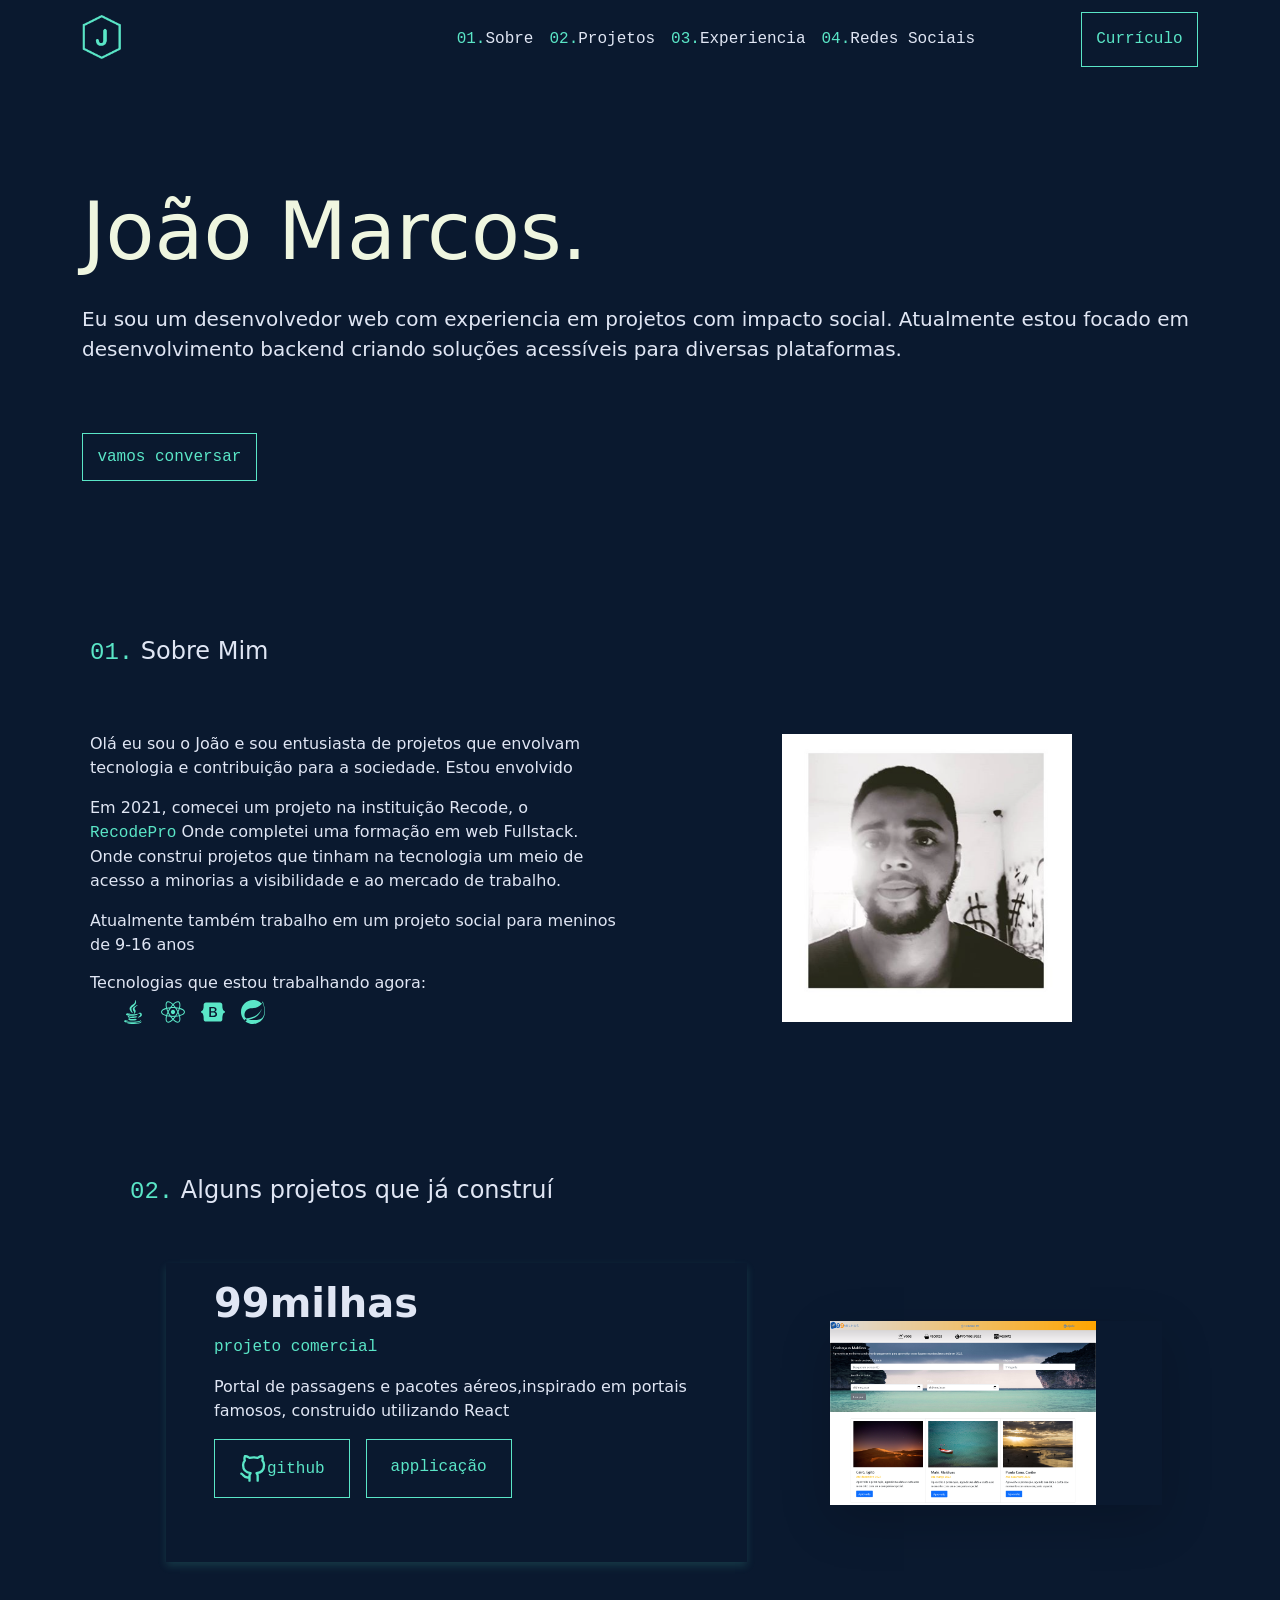
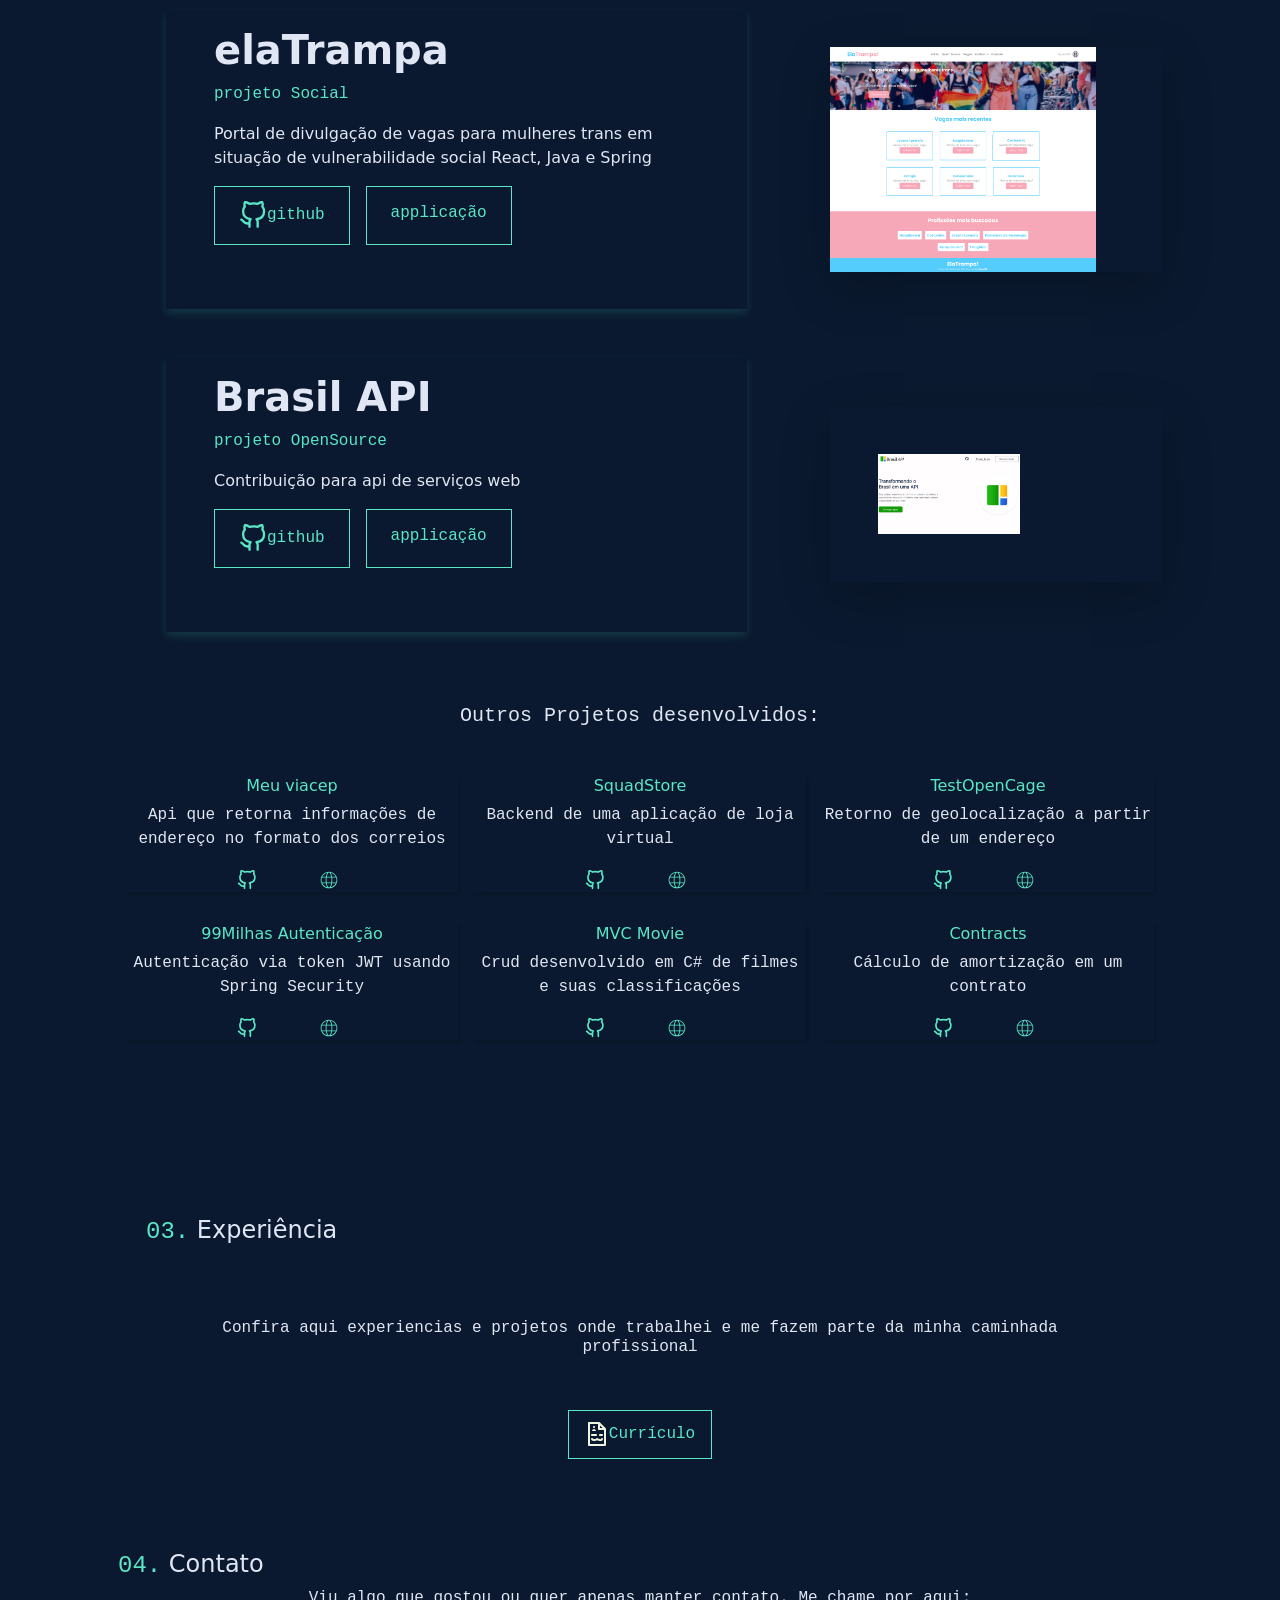
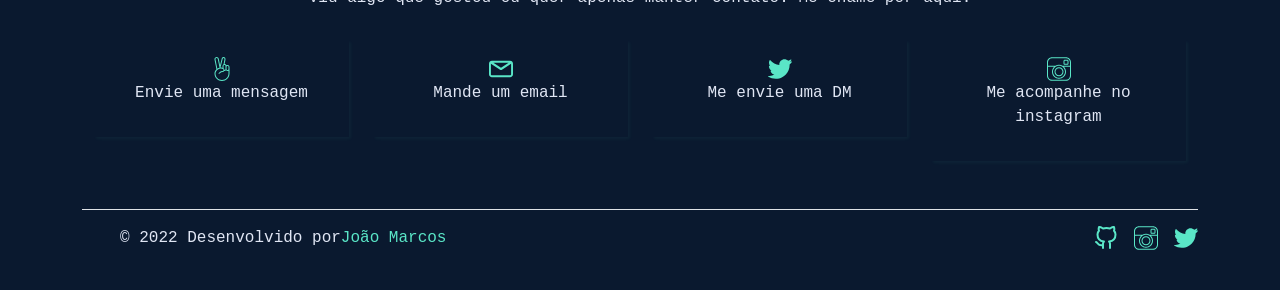
<file: index.html>
<!DOCTYPE html>
<html lang="pt-br">
    <head>
        <meta charset="utf-8">
        <meta name="viewport" content="width=device-width, initial-scale=1">
        <title>Joao Marcos Santos</title>
        <link href="https://cdn.jsdelivr.net/npm/bootstrap@5.2.0-beta1/dist/css/bootstrap.min.css" rel="stylesheet" integrity="sha384-0evHe/X+R7YkIZDRvuzKMRqM+OrBnVFBL6DOitfPri4tjfHxaWutUpFmBp4vmVor" crossorigin="anonymous">
        <link rel="stylesheet" href="/css/global.css">
        <link rel="stylesheet" href="/css/text.css">
        <link rel="stylesheet" href="/css/header.css">
    </head>    
    <body>
        <header>
                <nav class="navbar navbar-expand-lg fixed-top navbar-color">
                    <div class="container-fluid">
                                <div class="py-1 mb-0 container">
                                    <div class="d-flex flexwrap">
                                        <a href="/" class="d-flex align-items-center mb-3 mb-md-0 me-md-auto text-dark text-decoration-none">
                                            <img src="/assets/img/logo.png" alt="Logo"  class="bi me-2 img-logo">
                                        </a>
                                         <button class="navbar-toggler" type="button" data-bs-toggle="collapse" data-bs-target="#navbarTogglerDemo02" aria-controls="navbarTogglerDemo02" aria-expanded="false" aria-label="Toggle navigation">
                                            <span class="navbar-toggler-icon"></span>
                                            <i class="fas fa-bars"></i>
                                        </button>
                                        <div class="collapse navbar-collapse" id="navbarTogglerDemo0">    
                                            <ul class="navbar-nav me-auto mb-2 mb-lg-0 mx-auto">
                                                <li class="nav-item"><a href="#sobre" class="nav-link usual-text font-monospace" aria-current="page"><span class="text-hightlight">01.</span>Sobre</a></li>
                                                <li class="nav-item"><a href="#projetos" class="nav-link usual-text font-monospace"><span class="text-hightlight">02.</span>Projetos</a></li>
                                                <li class="nav-item"><a href="#experiencia" class="nav-link usual-text font-monospace"><span class="text-hightlight">03.</span>Experiencia</a></li>
                                                <li class="nav-item"><a href="#contato" class="nav-link usual-text font-monospace"><span class="text-hightlight">04.</span>Redes Sociais</a></li>     
                                            </ul>
                                            <a class="my-btn my-resume font-monospace" href="/assets/resume/João Marcos Gabriel Santos - FullStack.pdf">Currículo</a>
                                        </div>
                                    </div>        
                                </div>
                    </div>
                </nav>
        </header>


        
       <section id="Hello" class="py-4">
            <div class="container">
                <div class="padding-hello px-3">    
                </div>
                <div class="">
                   <h1 class="name-highlight">João Marcos.</h1> 
                     <p class="lead py-3"> Eu sou um desenvolvedor web com experiencia em projetos com impacto social. Atualmente estou focado em desenvolvimento backend criando soluções acessíveis para diversas plataformas.</p>
                </div>
                <div class="py-5"> 
                    <a class="my-btn font-monospace" href="mailto:joaomgsa@gmail.com"> vamos conversar</a>
               </div>
            </div>
        </section>  
        <section id="sobre">
           <div class="container">
                <div class="col px-2 py-5">
                    <div class="row flex-lg-row-reverse align-items-center g-5 py-5">
                        <h4><span class="text-hightlight font-monospace">01.</span> Sobre Mim</h4>
                        <div class="col-10 col-sm-8 col-lg-6 bg-image">
                            <img src="/assets/img/avatar.png" class="d-block mx-lg-auto img-fluid img-avatar" aria-checked="undefined" loading="lazy" >
                        </div> 
                        <div class="col-lg-6 py-2">
                            <p> Olá eu sou o João e sou entusiasta de projetos que envolvam tecnologia e contribuição para a sociedade.
                            Estou envolvido</p>
                            <p>Em 2021, comecei um projeto na instituição Recode, o <a href="https://recodepro.org.br/" class="text-hightlight font-monospace">RecodePro</a> Onde completei uma formação em web Fullstack. Onde construi projetos que tinham na tecnologia um meio de acesso a minorias a visibilidade e ao mercado de trabalho.</p>
                            <p>Atualmente também trabalho em um projeto social para meninos de 9-16 anos</p>
                            <h6>Tecnologias que estou trabalhando agora:</h6>
                            <ul class="nav col-md-4 justify-content-end list-unstyled d-flex">
                                <li class="ms-3"><a class="text-muted" href="https://www.java.com/pt-BR/"><img src="/assets/img/java.svg" width="24" height="24"></a></li>
                                <li class="ms-3"><a class="text-muted" href="https://pt-br.reactjs.org/"><img src="/assets/img/react.svg" width="24" height="24"></a></li>
                                <li class="ms-3"><a class="text-muted" href="https://getbootstrap.com/"><img src="/assets/img/bootstrap.svg" width="24" height="24"></a></li>
                                <li class="ms-3"><a class="text-muted" href="https://spring.io/"><img src="/assets/img/spring.svg" width="24" height="24"></a></li>
                            </ul>
                        </div>
                    </div>
                </div>    
            </div>
        </section>
        <section id="projetos">
           <div class="container">
                <div class="p-5">
                    <div class="align-items-center">
                        <h4><span class="text-hightlight font-monospace">02.</span> Alguns projetos que já construí</h4>
                    </div>
                    <div class="row p-5 pb-0 pe-lg-0 pt-lg-5 align-items-center">
                        <div class="col-lg-7 p-3 p-lg-5 pt-lg-3 card-box">
                            <h5 class=" display-6 fw-bold">99milhas</h5>
                            <p class="font-monospace text-hightlight"> projeto comercial</p>
                            <p class=>Portal de passagens e pacotes aéreos,inspirado em portais famosos, construido utilizando React</p>
                            <div class="d-grid gap-2 d-md-flex justify-content-md-start mb-4 mb-lg-3">
                                <a href="https://github.com/Joaomgsa/99milhas" class="my-btn my-resume font-monospace px-4 me-md-2"><img src="/assets/img/github.svg" width="28px" height="28px">github</a>
                                <a href="https://99milhas.vercel.app/" class="my-btn my-resume font-monospace px-4">applicação</a>
                            </div>
                        </div>
                        <div class="col-lg-4 offset-lg-1 p-0 overflow-hidden shadow-lg">
                            <img class="rounded-lg-3 img-project" src="/assets/img/99milhas.png" alt="">
                        </div>
                    </div>
                    <div class="row p-5 pb-0 pe-lg-0 pt-lg-5 align-items-center">
                        <div class="col-lg-7 p-3 p-lg-5 pt-lg-3 card-box">
                            <h5 class=" display-6 fw-bold">elaTrampa</h5>
                            <p class="font-monospace text-hightlight"> projeto Social</p>
                            <p class=>Portal de divulgação de vagas para mulheres trans em situação de vulnerabilidade social React, Java e Spring</p>
                            <div class="d-grid gap-2 d-md-flex justify-content-md-start mb-4 mb-lg-3">
                                <a href="https://github.com/Joaomgsa/99milhas" class="my-btn my-resume font-monospace px-4 me-md-2"><img src="/assets/img/github.svg" width="28px" height="28px">github</a>
                                <a href="https://elatrampa.vercel.app/" class="my-btn my-resume font-monospace px-4">applicação</a>
                            </div>
                        </div>
                        <div class="col-lg-4 offset-lg-1 p-0 overflow-hidden shadow-lg">
                            <img class="rounded-lg-3 img-project" src="/assets/img/elatrampa.png" alt="">
                        </div>
                    </div>
                    <div class="row p-5 pb-0 pe-lg-0 pt-lg-5 align-items-center">
                        <div class="col-lg-7 p-3 p-lg-5 pt-lg-3 card-box">
                            <h5 class="display-6 fw-bold">Brasil API</h5>
                            <p class="font-monospace text-hightlight"> projeto OpenSource</p>
                            <p class=>Contribuição para api de serviços web</p>
                            <div class="d-grid gap-2 d-md-flex justify-content-md-start mb-4 mb-lg-3">
                                <a href="https://github.com/Joaomgsa/BrasilAPI" class="my-btn my-resume font-monospace px-4 me-md-2"><img src="/assets/img/github.svg" width="28px" height="28px">github</a>
                                <a href="https://brasilapi-99eyxye50-brasilapi.vercel.app/" class="my-btn my-resume font-monospace px-4">applicação</a>
                            </div>
                        </div>
                        <div class="col-lg-4 offset-lg-1 p-5 overflow-hidden shadow-lg">
                            <img class="rounded-lg-3 img-project-agencia" src="/assets/img/brasilApi.png" alt="">
                        </div>
                    </div>
                    <div class="text-center py-5">
                        <div class="py-4">
                            <h5 class="font-monospace">Outros Projetos desenvolvidos:</h5>
                        </div>
                        <div class="row py-2">
                          <div class="col p-2">
                            <div class="test-card">
                                <h6>Meu viacep</h6>
                                <p class="font-monospace">Api que retorna informações de endereço no formato dos correios</p>
                                <a href="https://github.com/Joaomgsa/meuviacepv1" class="font-monospace px-4 me-md-2"><img src="/assets/img/github.svg" width="20px" height="20px"></a>
                                <a href="https://viacepsquad53.herokuapp.com/endereco/23075-006" class="font-monospace px-4 me-md-2"><img src="/assets/img/web.svg" width="20px" height="20px"></a>
                            </div>
                          </div>
                          <div class="col p-2">
                            <div class="test-card">
                                <h6>SquadStore</h6>
                                <p class="font-monospace">Backend de uma aplicação de loja virtual</p>
                                <a href="https://github.com/Joaomgsa/squadstore" class="font-monospace px-4 me-md-2"><img src="/assets/img/github.svg" width="20px" height="20px"></a>
                                <a href="https://squad-store.herokuapp.com/users" class="font-monospace px-4 me-md-2"><img src="/assets/img/web.svg" width="20px" height="20px"></a>
                            </div>
                          </div>
                          <div class="col p-2">
                            <div class="test-card">
                                <h6>TestOpenCage</h6>
                                <p class="font-monospace">Retorno de geolocalização a partir de um endereço</p>
                                <a href="https://github.com/Joaomgsa/mavenTestOpencageApi" class="font-monospace px-4 me-md-2"><img src="/assets/img/github.svg" width="20px" height="20px"></a>
                                <a href="https://github.com/Joaomgsa/mavenTestOpencageApi" class="font-monospace px-4 me-md-2"><img src="/assets/img/web.svg" width="20px" height="20px"></a>
                            </div>
                          </div>
                        </div>
                        <div class="row py-2">
                          <div class="col p-2">
                            <div class="test-card">
                                <h6>99Milhas Autenticação</h6>
                                <p class="font-monospace">Autenticação via token JWT usando Spring Security</p>
                                <a href="https://github.com/Joaomgsa/99milhas-autenticacao" class="font-monospace px-4 me-md-2"><img src="/assets/img/github.svg" width="20px" height="20px"></a>
                                <a href="https://github.com/Joaomgsa/meuviacepv1" class="font-monospace px-4 me-md-2"><img src="/assets/img/web.svg" width="20px" height="20px"></a>
                            </div>
                          </div>
                          <div class="col p-2">
                            <div class="test-card">
                                <h6>MVC Movie</h6>
                                <p class="font-monospace">Crud desenvolvido em C# de filmes e suas classificações</p>
                                <a href="https://github.com/Joaomgsa/MvcMovie" class="font-monospace px-4 me-md-2"><img src="/assets/img/github.svg" width="20px" height="20px"></a>
                                <a href="https://github.com/Joaomgsa/MvcMovie" class="font-monospace px-4 me-md-2"><img src="/assets/img/web.svg" width="20px" height="20px"></a>
                            </div>
                          </div>
                          <div class="col p-2">
                            <div class="test-card">
                                <h6>Contracts</h6>
                                <p class="font-monospace">Cálculo de amortização em um contrato </p>
                                <a href="https://github.com/Joaomgsa/contracts" class="font-monospace px-4 me-md-2"><img src="/assets/img/github.svg" width="20px" height="20px"></a>
                                <a href="https://github.com/Joaomgsa/contracts" class="font-monospace px-4 me-md-2"><img src="/assets/img/web.svg" width="20px" height="20px"></a>
                            </div>
                          </div>
                        </div>
                      </div>
                    </div>

            </div>
        </section>
        <section id="experiencia">
           <div class="container">
                <div class="p-5">
                    <div class="p-3">
                        <h4><span class="text-hightlight font-monospace">03.</span> Experiência</h4>
                    </div>
                    <div class="p-5">
                        <h6 class="text-center font-monospace">Confira aqui experiencias e projetos onde trabalhei e me fazem parte da minha caminhada profissional</h6>  
                    </div>
                    <div class="p-2 text-center">
                        <a class="my-btn px-3 my-resume font-monospace" href="/assets/resume/João Marcos Gabriel Santos - FullStack.pdf"> <img src="/assets/img/resume.svg" width="24" height="24">Currículo</a>
                    </div>
                </div>

            </div>
        </section>
        <section id="contato">
            <div class="container p-4">
               <div class="p-4">
                    <h4><span class="text-hightlight font-monospace">04.</span> Contato</h4> 
                    <h6 class="text-center font-monospace">Viu algo que gostou ou quer apenas manter contato. Me chame por aqui:</h6>
                </div>
                <div class="row">
                    <div class="col">
                        <div class="card-contact text-center p-3">
                            <a href="https://api.whatsapp.com/send?phone=5521983100750"><img src="/assets/img/hello.svg" width="24" height="24"></a>
                            <p class="font-monospace">Envie uma mensagem</p>
                        </div>
                    </div>
                    <div class="col">
                        <div class="card-contact text-center p-3">
                            <a href="mailto:joaomgsa@gmail.com"><img src="/assets/img/email.svg" width="24" height="24"></a>
                            <p class="font-monospace">Mande um email</p>
                        </div>
                    </div>
                    <div class="col">
                        <div class="card-contact text-center p-3">
                            <a href="https://twitter.com/joaomgs"><img src="/assets/img/twitter.svg" width="24" height="24"></a>
                            <p class="font-monospace">Me envie uma DM</p>
                        </div>
                    </div>
                    <div class="col">
                        <div class="card-contact text-center p-3">
                            <a href="https://instagram.com/joaomgsa"><img src="/assets/img/instagram.svg" width="24" height="24"></a>
                            <p class="font-monospace">Me acompanhe no instagram</p>
                        </div>
                    </div>

                </div>
            </div>

        </section>
    </div>
    <div class="container">
        <footer class="d-flex flex-wrap justify-content-between align-items-center py-3 my-4 border-top">
          <div class="col-md-4 d-flex align-items-center">
            <a href="/" class="mb-3 me-2 mb-md-0 text-muted text-decoration-none lh-1">
              <svg class="bi" width="30" height="24"><use xlink:href="#bootstrap"/></svg>
            </a>
            <span class="mb-3 mb-md-0  usual-text font-monospace">&copy; 2022 Desenvolvido por </span><span class=" mb-3 mb-md-0 font-monospace text-hightlight">João Marcos</span>
          </div>
      
          <ul class="nav col-md-4 justify-content-end list-unstyled d-flex">
            <li class="ms-3"><a class="text-muted" href="http://github.com/joaomgsa"><img src="/assets/img/github.svg" width="24" height="24"></a></li>
            <li class="ms-3"><a class="text-muted" href="http://instagram.com/joaomgsa"><img src="/assets/img/instagram.svg" width="24" height="24"></a></li>
            <li class="ms-3"><a class="text-muted" href="http://twitter.com/joaomgs"><img src="/assets/img/twitter.svg" width="24" height="24"></a></li>
          </ul>
        </footer>
      </div>
        <script src="https://cdn.jsdelivr.net/npm/bootstrap@5.2.0-beta1/dist/js/bootstrap.bundle.min.js" integrity="sha384-pprn3073KE6tl6bjs2QrFaJGz5/SUsLqktiwsUTF55Jfv3qYSDhgCecCxMW52nD2" crossorigin="anonymous"></script>
    </body>
</html>
</file>
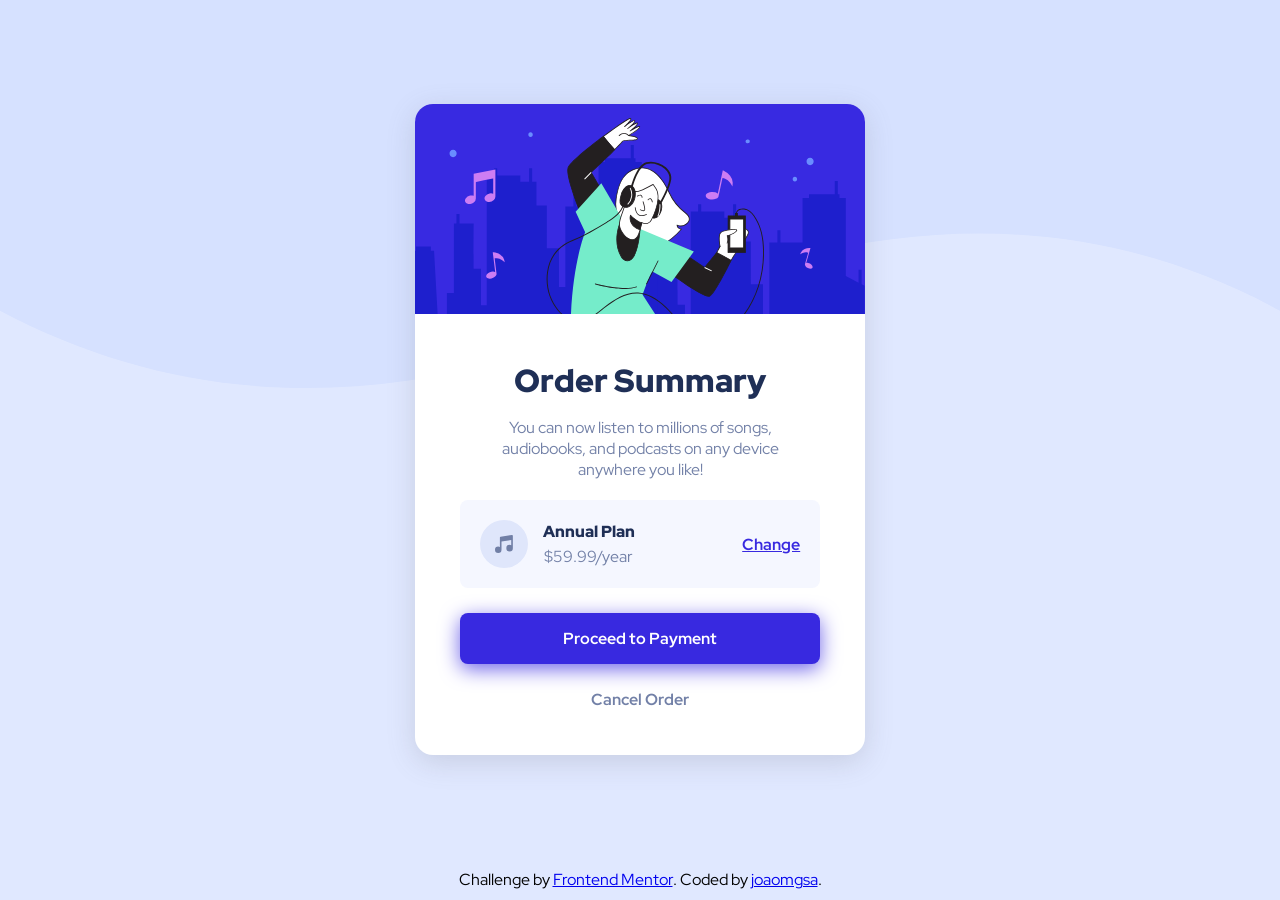
<file: order-summary-component-main/index.html>
<!DOCTYPE html>
<html lang="en">
<head>
  <meta charset="UTF-8">
  <meta name="viewport" content="width=device-width, initial-scale=1.0">
   <!-- displays site properly based on user's device -->

  <link rel="icon" type="image/png" sizes="32x32" href="./images/favicon-32x32.png">
  <!--Google fonts-->
  <link rel="preconnect" href="https://fonts.googleapis.com" />
  <link rel="preconnect" href="https://fonts.gstatic.com" crossorigin />
  <link
    href="https://fonts.googleapis.com/css2?family=Red+Hat+Display:wght@500;700;900&display=swap"
    rel="stylesheet"
  />
  <!--Stylesheet-->
  <link rel="stylesheet" href="style.css" /> 
  <title>Frontend Mentor | Order summary card</title>

  <!-- Feel free to remove these styles or customise in your own stylesheet 👍 -->
</head>
<body>
  <div class="card" role="main">
      <div class="card-img"></div>
      <div class="card-body">
        <h1>Order Summary</h1>
        <p>
        You can now listen to millions of songs, audiobooks, and podcasts on any 
        device anywhere you like!
        </p>
        <div class="plan">
          <img src="images/icon-music.svg" alt="icon-music" />
          <div class="plan-label">
            <h4>Annual Plan</h4>
            <p>$59.99/year</p>
          </div>
          <button>Change</button>
        </div>
        <button class="confirm-btn">Proceed to Payment</button>
        <button class="cancel-btn">Cancel Order</button>     
        
      </div>
</div>
  <div class="attribution" role="contentinfo">
    Challenge by <a href="https://www.frontendmentor.io?ref=challenge" target="_blank">Frontend Mentor</a>. 
    Coded by <a href="#">joaomgsa</a>.
  </div>
</body>
</html>
</file>
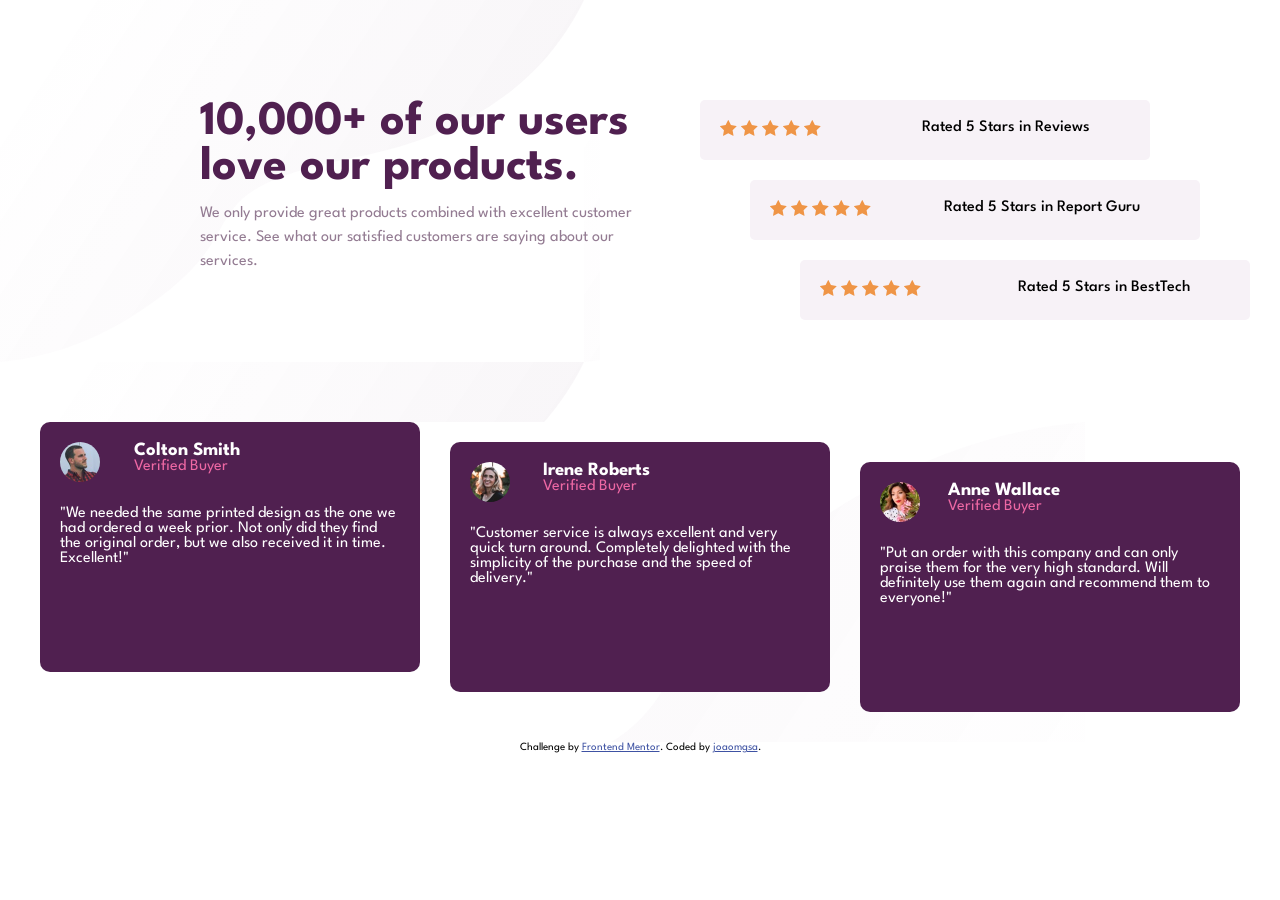
<file: fedmentor/social-proof/index.html>
<!DOCTYPE html>
<html lang="en">
  <head>
    <meta charset="UTF-8" />
    <meta name="viewport" content="width=device-width, initial-scale=1.0" />
    <!-- displays site properly based on user's device -->

    <link
      rel="icon"
      type="image/png"
      sizes="32x32"
      href="./images/favicon-32x32.png"
    />
    <link rel="stylesheet" href="style.css"/>
    <link
    href="https://fonts.googleapis.com/css2?family=Spartan:wght@400;700&display=swap"
    rel="stylesheet"
  />
    <title>Frontend Mentor | Social proof section</title>

    <!-- Feel free to remove these styles or customise in your own stylesheet 👍 -->
   
  </head>
  <body>
    <main>
          <section class="first-content">
            <div class="text-content">
              <h1>10,000+ of our users love our products.</h1>

              <p>We only provide great products combined with excellent customer service.
              See what our satisfied customers are saying about our services.</p>
            </div>
            <div class="stars">
            <div class="stars1">  
              <img src="images/icon-star.svg">
              <img src="images/icon-star.svg">
              <img src="images/icon-star.svg">
              <img src="images/icon-star.svg">
              <img src="images/icon-star.svg">
              <div class="review">Rated 5 Stars in Reviews</div>
              </div>
            <div class="stars2">
              <img src="images/icon-star.svg">
              <img src="images/icon-star.svg">
              <img src="images/icon-star.svg">
              <img src="images/icon-star.svg">
              <img src="images/icon-star.svg">
              <div class="review">Rated 5 Stars in Report Guru</div>
              </div>
            <div class="stars3">
              <img src="images/icon-star.svg">
              <img src="images/icon-star.svg">
              <img src="images/icon-star.svg">
              <img src="images/icon-star.svg">
              <img src="images/icon-star.svg">
              <div class="review">Rated 5 Stars in BestTech</div>
              </div>

            </div>
        </section>
          <section class="second-content">
            <div class="cards">
                <img class="rounded-img" src="images/image-colton.jpg" alt="testmonial">
                <div class="client-name">
                  <h3>Colton Smith</h3> 
                  <p>Verified Buyer</p>
                </div>
                <p class="card-testimonial"> "We needed the same printed design as the one we had ordered a week prior.
                Not only did they find the original order, but we also received it in time.
                Excellent!"</p>
            </div>
            <div class="cards2">
              <img class="rounded-img" src="images/image-irene.jpg" alt="testmonial">
              <div class="client-name">
                <h3>Irene Roberts</h3> 
                <p>Verified Buyer</p>
              </div>
              <p class="card-testimonial">"Customer service is always excellent and very quick turn around. Completely
              delighted with the simplicity of the purchase and the speed of delivery."</p>
            </div>
            <div class="cards3">
              <img class="rounded-img" src="images/image-anne.jpg" alt="testmonial">
              <div class="client-name">
                <h3>Anne Wallace</h3> 
                <p>Verified Buyer</p>
              </div>
              <p class="card-testimonial">"Put an order with this company and can only praise them for the very high
              standard. Will definitely use them again and recommend them to everyone!"</p>
            </div>
            </section>
      </main>
      <div class="attribution">
        Challenge by
        <a href="https://www.frontendmentor.io?ref=challenge" target="_blank"
          >Frontend Mentor</a
        >. Coded by <a href="https://github.com/joaomgsa">joaomgsa</a>.
      </div>
    
  </body>
</html>
</file>
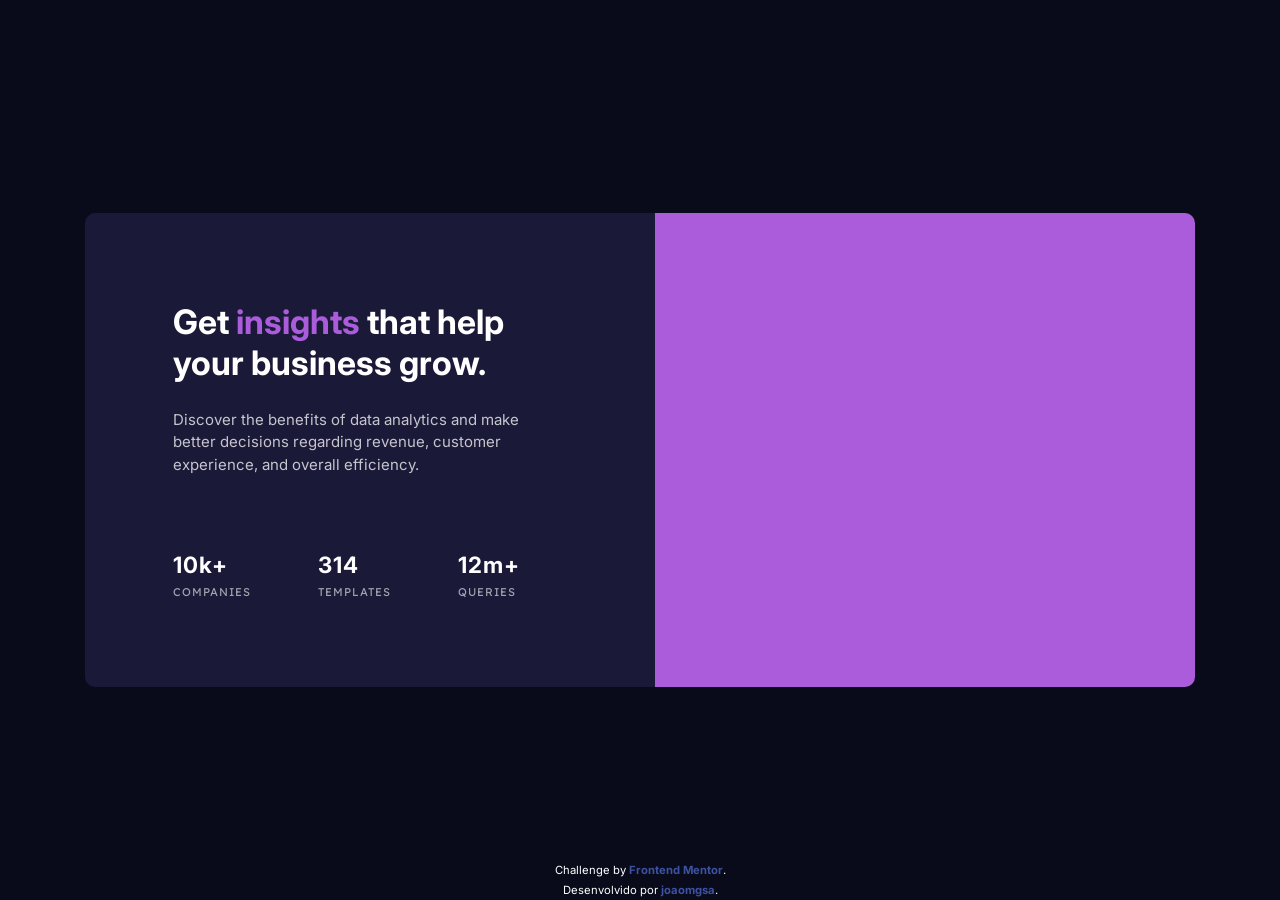
<file: fedmentor/stt-prev/index.html>
<!DOCTYPE html>
<html lang="en">
<head>
  <meta charset="UTF-8">
  <meta name="viewport" content="width=device-width, initial-scale=1.0"> <!-- displays site properly based on user's device -->

  <link rel="icon" type="image/png" sizes="32x32" href="./images/favicon-32x32.png">
  <!--Google fonts-->
  <link rel="preconnect" href="https://fonts.googleapis.com" />
  <link rel="preconnect" href="https://fonts.gstatic.com" crossorigin />

  <!--Stylesheet-->
  <link rel="stylesheet" href="style.css"/>
  <title>Frontend Mentor | Stats preview card component</title>
  <link
    href="https://fonts.googleapis.com/css2?family=inter:wght@400;700&display=swap"
    rel="stylesheet"
  />
  <link
    href="https://fonts.googleapis.com/css2?family=Lexend+Deca:wght@400&display=swap"
    rel="stylesheet"
  />

  <!-- Feel free to remove these styles or customise in your own stylesheet 👍 -->
</head>
<body>
  <main>
   <section>
      <h1>Get <span class="emphasis">insights</span> that help your business grow.</h1>
      <div class="content">
        <p class="lead">
          Discover the benefits of data analytics and make better decisions regarding revenue, customer 
          experience, and overall efficiency.
        </p>
        <ul>
          <li>
            <h2>10k+</h2> <p>Companies</p>
          </li>  
          <li>  
            <h2>314</h2> <p>Templates</p>
          </li>
          <li>
            <h2>12m+</h2> <p>Queries</p>
          </li>
        </ul>
      </div>
    </section>
    <div class="img">
        <div class="lay"><div class="lay-2"></div></div>
    </div>
  </main>
  <footer class="attribution">
    <p>
    Challenge by <a href="https://www.frontendmentor.io/challenges/stats-preview-card-component-8JqbgoU62e" target="_blank">Frontend Mentor</a>. 
    </p>
    <p>
    Desenvolvido por <a href="https://twitter.com/joaomgs">joaomgsa</a>.
    </p>
  </footer>
</body>
</html>
</file>
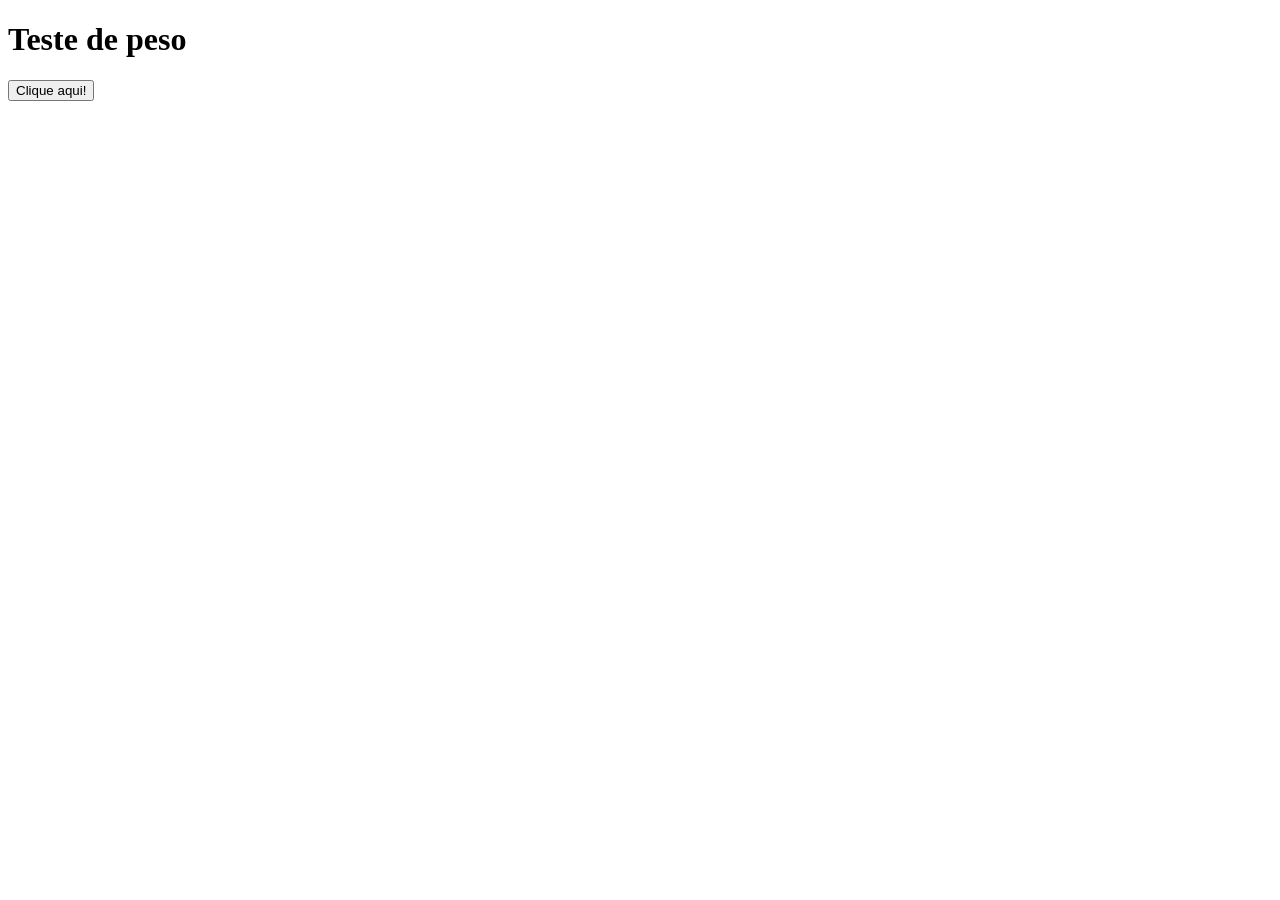
<file: recodepro/exerconfirm.html>
<!DOCTYPE html>
<html lang="pt-br">
<head>
    <meta charset="UTF-8">
    <meta http-equiv="X-UA-Compatible" content="IE=edge">
    <meta name="viewport" content="width=device-width, initial-scale=1.0">
    <title>Manipuladores de Eventos</title>
    <script src="peso.js"></script>
</head>
<body>
    <h1>Teste de peso</h1>
    <button onclick="testePeso()">Clique aqui!</button>
    
</body>
</html>
</file>
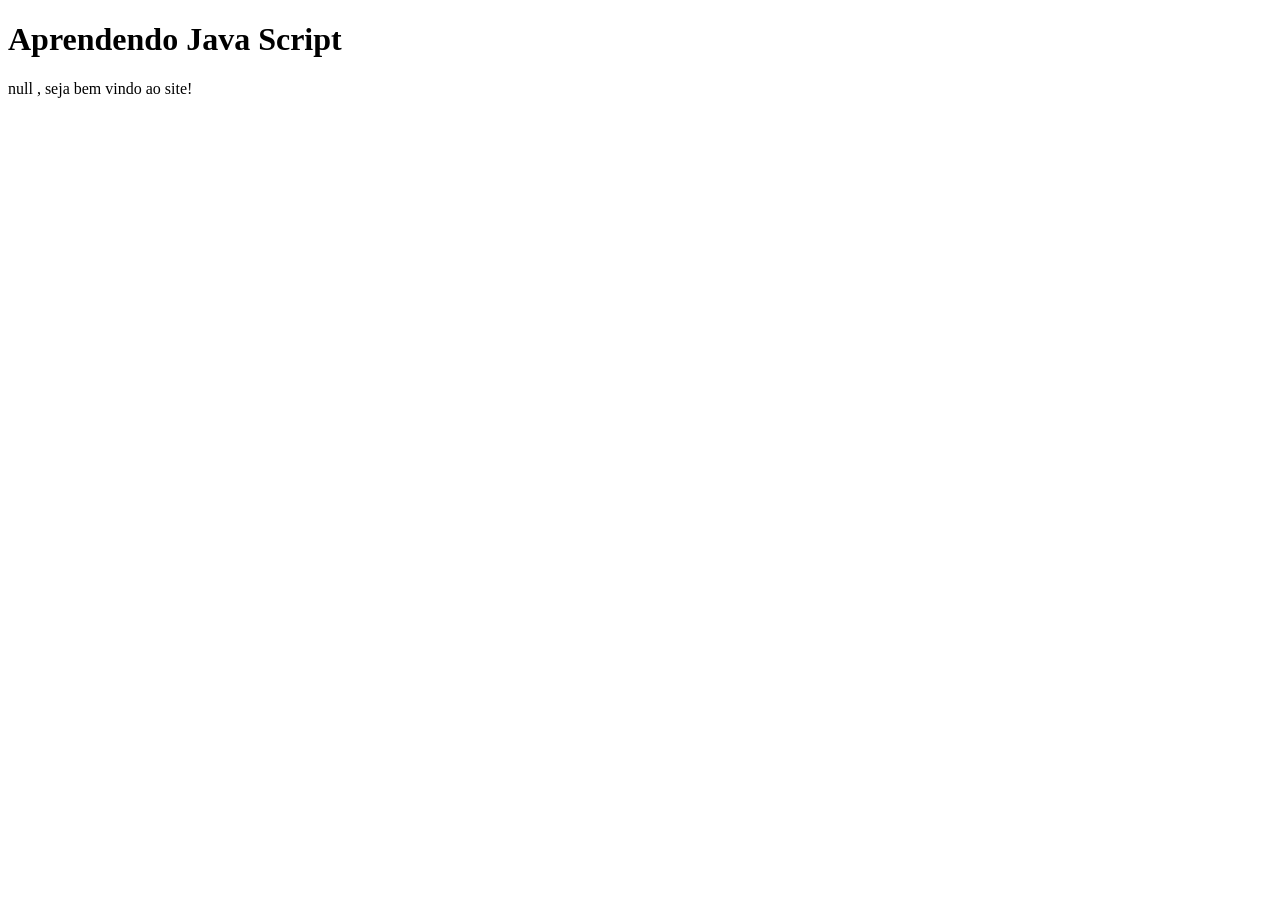
<file: recodepro/javascript.html>
<!DOCTYPE html>
<html lang="pt-br">
<head>
    <meta charset="UTF-8">
    <meta http-equiv="X-UA-Compatible" content="IE=edge">
    <meta name="viewport" content="width=device-width, initial-scale=1.0">
    <title>Manipuladores de Eventos</title>
</head>
<body>
    <h1>Aprendendo Java Script </h1>
    <script>
        let nome  = prompt("Qual é o seu nome?");

        document.write(nome + " , seja bem vindo ao site!");
    </script>
</body>
</html>
</file>
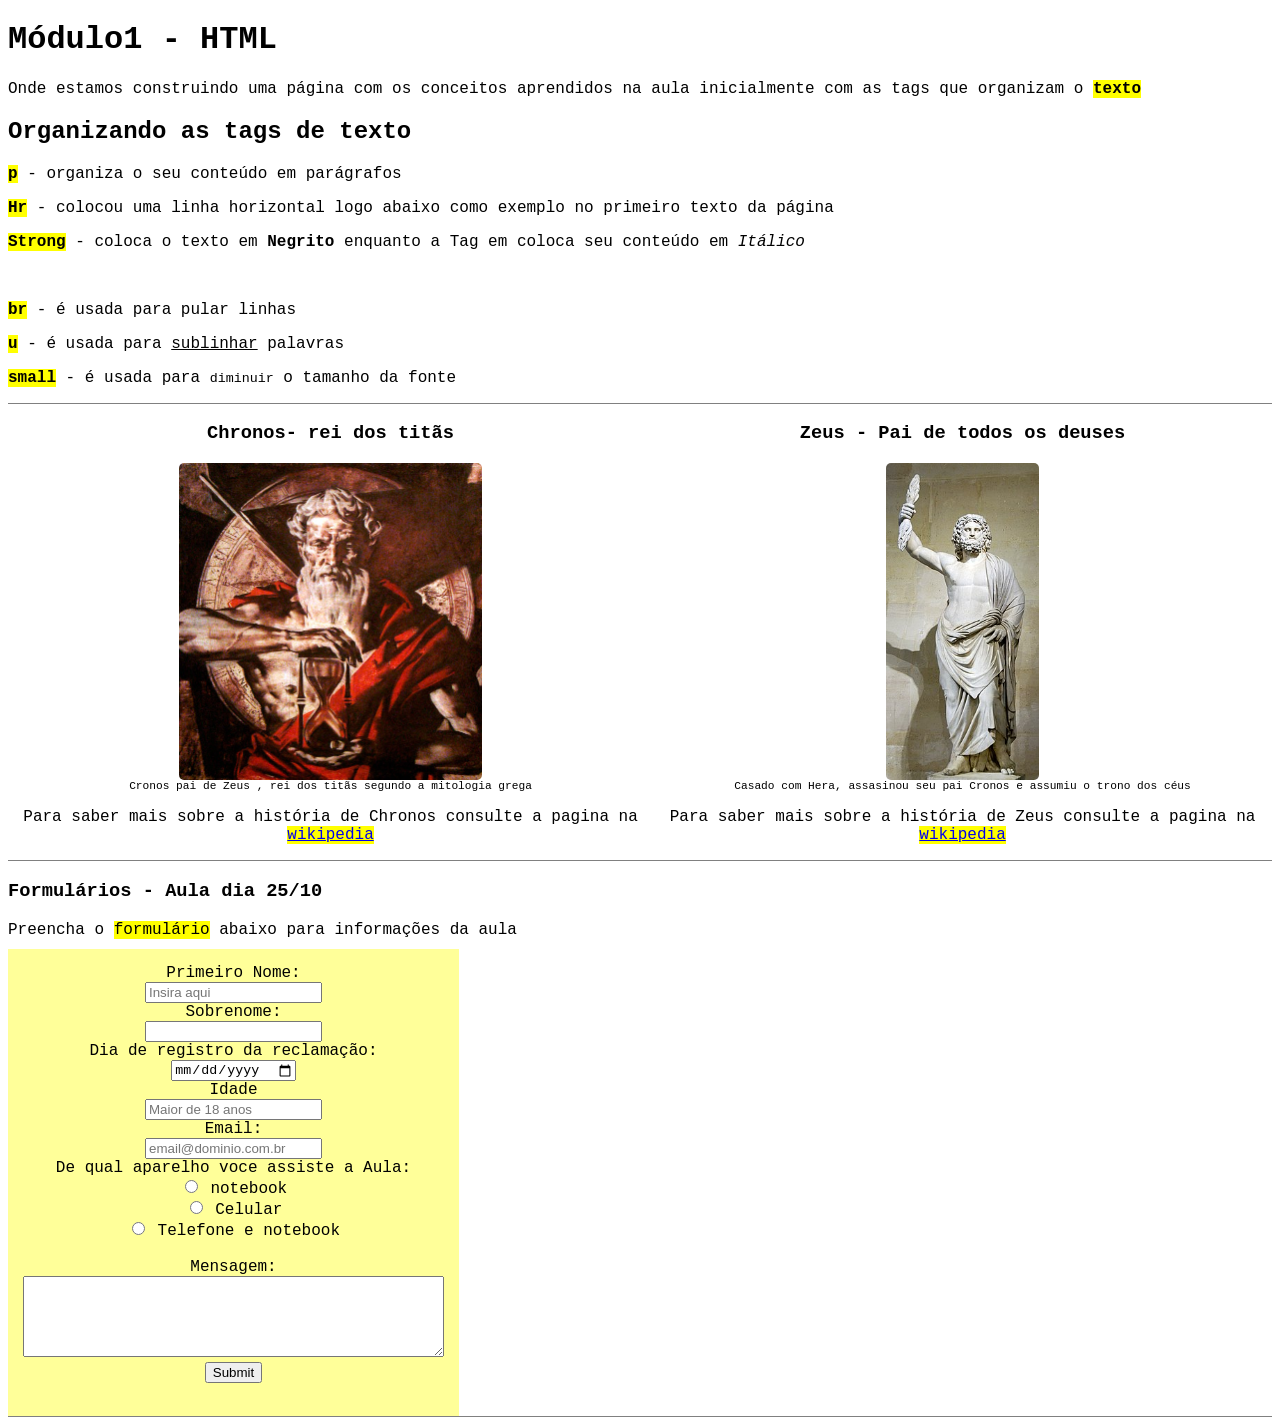
<file: recodepro/recode-exercicio1.html>
<!DOCTYPE html>
<html lang="pt-br">
<head>
    <meta charset="UTF-8">
    <meta http-equiv="X-UA-Compatible" content="IE=edge">
    <meta name="viewport" content="width=device-width, initial-scale=1.0">
    <link rel="stylesheet" type="text/css" href="style.css">
    <title>Primeiro Exercicio - RecodePro</title>
</head>
<body style="font-family:'Courier New', Courier, monospace;">
     <h1>Módulo1 - HTML</h1>
    <!--
        Ajustar menu depois
        <nav id="navbar" class="nav">
        <ul class="nav-list">
            <li>
                <a href="#tags-txt">Texto</a>
            </li>
            <li>
                <a href="#img-link">Imagem e links</a>
            </li>
        </ul>

    </nav>!-->
     <section id="tags-txt"> 
        <div class="content">
            <p>Onde estamos construindo uma página com os conceitos aprendidos na aula inicialmente com as tags que organizam o <strong class="highlighted">texto</strong></p> 
            <h2>Organizando as tags de texto</h2>
            <p><strong class="highlighted">p</strong> - organiza o seu conteúdo em parágrafos</p>
            <p><strong class="highlighted">Hr</strong> - colocou uma linha horizontal logo abaixo como exemplo no primeiro texto da página</p>
            <p><strong class="highlighted">Strong</strong> - coloca o texto em <strong>Negrito</strong> enquanto a Tag em coloca seu conteúdo em <em>Itálico</em> </p>
            <br><p><strong class="highlighted">br</strong> - é usada para pular linhas </p>
            <p><strong class="highlighted">u</strong> - é usada para <u>sublinhar</u> palavras </p>  
            <p><strong class="highlighted">small</strong> - é usada para <small>diminuir</small> o tamanho da fonte</p>
        </div>
    </section>
       
    <section id="img-link">
        <div class="content-img-1">    
            <h3>Chronos- rei dos titãs</h3>
            <figure>
                <img src="cronos.jpg" alt="Cronos senhor  do tempo">
                <figcaption>Cronos pai de Zeus , rei dos titãs segundo a mitologia grega</figcaption>
            </figure>
            <p>Para saber mais sobre a história de Chronos consulte a pagina na <a class="highlighted" href="https://pt.wikipedia.org/wiki/Cronos" target="_blank">wikipedia</a></a></p>
        </div>
        <div class="content-img-2">    
            <h3>Zeus - Pai de todos os deuses</h3>
            <figure>
                <img src="zeus.jpg" alt="Zeus rei dos deuses">
                <figcaption>Casado com Hera, assasinou seu pai Cronos e assumiu o trono dos céus</figcaption>
            </figure>
            <p>Para saber mais sobre a história de Zeus consulte a pagina na <a class="highlighted" href="https://pt.wikipedia.org/wiki/Zeus" target="_blank">wikipedia</a></a></p>
        </div>
    </section>
    <section>
        <h3>Formulários - Aula dia 25/10</h3>
        <div> Preencha o <span class="highlighted">formulário</span>    abaixo para informações da aula</div>
        <div class="formulario">
        <form>
            <label for="pname">Primeiro Nome:</label><br>
            <input type="text" id="pname" name="name" placeholder="Insira aqui"><br>
            <label for="sname">Sobrenome:</label><br>
            <input type="text" id="sname" name="sname"><br>
            <label for="data">Dia de registro da reclamação:</label><br>
            <input type="date" id="data" name="data"><br>
            <label for="idade">Idade</label><br>
            <input type="number" id="idade" name="idade" min="18" placeholder="Maior de 18 anos"><br>
            <label for="email">Email:</label><br>
            <input type="text" id="email" name="email" placeholder="email@dominio.com.br"><br>
            <label> De qual aparelho voce assiste a Aula:</label><br>
            <input type="radio" id="midia1" name="midia1" value="notebook">  
            <label for="midia1"> notebook</label><br>
            <input type="radio" id="midia2" name="midia1" value="Celular">
            <label for="midia2"> Celular</label><br>
            <input type="radio" id="midia3" name="midia1" value="ambos">
            <label for="midia3"> Telefone e notebook</label><br><br>
            <label for="msg">Mensagem:</label><br>
            <textarea id="msg" name="msg" rows="5" cols="50" maxlength="8"></textarea><br>
            <input type="submit" value="Submit">
            <br><br>

          </form>
        </div>
    </section>
 </body>
</html>
</file>
<file: css/global.css>
body{
    background-color: #0a192f;
    color: #e0e6f4;
}

a {
    text-decoration: none
}



.my-btn {
    border: 0.5px solid #5ae6c7;
    background-color: #0a192f;
    color: #5ae6c7;
    padding: 0.9em;
    font-size: 16px;
    cursor: pointer;
    transition: 0.3s;
    
  }
  .my-btn:hover{
    background-color: rgba(90, 230, 199, 0.35);
    color: #5ae6c7;
  }
  
  .my-resume {
    border-color: #5ae6c7;
    color: #5ae6c7;
  }
  .my-resume:hover{
    background-color: rgba(90, 230, 199, 0.1);
    color: #5ae6c7;
  }

  .test-card{
    box-shadow: rgba(0, 0, 0, 0.15) 2.4px 2.4px 3.2px;
  }
  .card-contact{
    box-shadow: rgba(90, 230, 199, 0.05) 2.4px 2.4px 3.2px;
  }
  .card-contact :hover{
    box-shadow: rgba(90, 230, 199, 0.05) 2.4px 2.4px 3.2px;
  }



  .test-card h6{
    color: #5ae6c7;
  }
  
  .img-avatar{
    max-width: 55%;
    height: auto;
  }
  .img-project{
    max-width: 80%;
    height: auto;
  }
  .img-project-agencia{
    max-width: 60%;
    height: auto;
  }
</file>
<file: css/text.css>
.name-highlight{
    color: #eff6e0;
    font-size: 5em;
}
.usual-text{
    color: #e0e6f4;
}
.sub-textsize{
    font-size: 3em;
}
.text-hightlight{
    color:  #5ae6c7;
}
a{
    color: #aec3b0;
}
.alinhar-texto{
    float: left;
    max-width: 35em;
}
.alinhar-img{
    max-width:50%;
    height:auto;
    float: left;
}
.padding-hello{
    padding-top: 10em;
}
.margin-text{
    margin-left: 2em;
}
.img-hover{
    background-color: (0, 183, 74, 0.6);
}
.card-box{
    box-shadow: 0 4px 8px 0 rgba(90, 230, 199,0.15);
    transition: 0.3s;
}
.card-box:hover{
    box-shadow: 0 8px 16px 0 rgba(0,0,0,0.2);
}
</file>
<file: css/header.css>
.navbar-color{
    background-color: #0a192f;
}

.img-logo{
    max-width:15%;
    height:auto;  
}
</file>
<file: order-summary-component-main/style.css>
*{
    margin: 0;
    padding: 0;
    box-sizing: border-box;
    font-family: 'Red Hat Display', sans-serif;
}

:root{
  --pale-blue-2: hsl(225, 100%, 94%);
  --pale-blue-1: hsl(225, 100%, 98%);
  --bright-blue: hsl(245, 75%, 52%);
  --bright-blue-hover: hsl(245, 75%, 65%);
  --desaturated-blue: hsl(224, 23%, 55%);
  --dark-blue: hsl(223, 47%, 23%);
}


body {
    min-height: 100vh;
    display: flex;
    flex-direction: column;
    background-image: url(./images/pattern-background-desktop.svg);
    background-repeat: no-repeat;
    background-color: var(--pale-blue-2);
    background-size: contain;
    
}

button{
    border: none;
    outline: none;
    background:none;
    cursor: pointer;
    font-weight: 700;
    font-size: inherit;
}

.card {
    margin: auto;
    background-color: #fff;
    width: 450px;
    border-radius: 18px;
    overflow: hidden;
    box-shadow: rgba(100, 100, 111, 0.2) 0px 7px 29px 0px;
}

.card-body {
    padding: 2.8rem;
    text-align: center;
    font-size: 16px;
}
.card-body > h1 {
    color: var(--dark-blue);
    margin-bottom: 15px;
    font-weight: 900;
}

.card-img{
    height: 210px;
    background-image: url(./images/illustration-hero.svg);
    background-position: center;

}
.card-body > p{
    color: var(--desaturated-blue);
    margin-bottom: 20px;
    padding: 0 20px;
}

.plan {
   background-color: var(--pale-blue-1);
   display: flex;
   padding: 20px;
   border-radius: 8px;
   align-items: center; 
}

.plan-label {
    margin-left: 15px;
}

.plan-label >h4 {
    color: var(--dark-blue);
    font-weight: 900;
    margin-bottom: 4px;

}

.plan-label > p{
    color: var(--desaturated-blue);
}
.plan > button {
    margin-left: auto;
    color: var(--bright-blue);
    font-weight: bold;
    text-decoration: underline;
}

.plan > button:hover{
    text-decoration: none;
    color: var(--bright-blue-hover);
}

.confirm-btn{
    display: block;
    margin: 25px auto;
    background: var(--bright-blue);
    color: #fff;
    width: 100%;
    padding: 15px;
    border-radius: 8px;
    box-shadow: 0 5px 20px var(--bright-blue-hover);
}

.cancel-btn {
    color:var(--desaturated-blue)
}

.attribution {
    text-align: center;
    padding: 10px;
}
@media (max-width:500px){
    body {
        background-image: url(./images/pattern-background-mobile.svg);
        background-size: cover;
    }
    .card {
        width: 90vw;
        max-width: 330px;
    }
    .card-body{
        padding: 2rem;
    }
    .card-body >h1 {
        font-size: 25px;
    }
    .card-body >p {
        font-size: 14px;
        padding: 0 15px;
    }
    .plan {
        font-size: 12px;
    }
}
</file>
<file: fedmentor/social-proof/style.css>
:root{
--dark-magenta: hsl(300, 43%, 22%);
--soft-pink: hsl(333, 80%, 67%);
--grayish-magenta: hsl(303, 10%, 53%);
--light-grayish-magenta: hsl(300, 24%, 96%);
--white: hsl(0, 0%, 100%);
}

*,
*::after,
*::before{
    margin: 0;
    padding: 0;
    box-sizing: border-box;
}
body{
  font-family: "Spartan",sans-serif;
 
  
}
section h1{
  color: var(--dark-magenta);
  font-size: 3em;
  font-weight: 700;
  margin-bottom: 0.25em;
  
}
.first-content{
  display: flex;
  align-content: center;
  width: 600px;
  padding-top: 100px;
  padding-bottom: 100px;
  padding-left: 200px;
  background-image: url(images/bg-pattern-top-desktop.svg);
}
.text-content > p{
  color: var(--grayish-magenta);
  line-height: 1.5em;
  margin-bottom: 3em;
  width: 450px;
}
.review{
  float: right;
  margin-right: 60px;
  font-weight: 500;
  font-size: 1em;
}
.stars{
  padding-left: 50px;
  display: flex;
  flex-direction: column;
  gap: 20px;
  
  
}
.stars1{
  background-color: var(--light-grayish-magenta);
  height: 60px;
  width: 450px;
  padding-left: 20px;
  padding-top: 20px;
  padding-bottom: 20px;
  border-radius: 5px;
  
}
.stars2{
  background-color: var(--light-grayish-magenta);
  height: 60px;
  width: 450px;
  margin-left: 50px;
  padding-left: 20px;
  padding-top: 20px;
  padding-bottom: 20px;
  border-radius: 5px;
}
.stars3{
  background-color: var(--light-grayish-magenta);
  height: 60px;
  width: 450px;
  margin-left: 100px;
  padding-left: 20px;
  padding-top: 20px;
  padding-bottom: 20px;
  border-radius: 5px;
}

.second-content{
  display: flex;
  flex-direction: row;
  column-gap: 30px;
  padding-left: 40px;
  padding-right: 40px;
  padding-bottom: 30px;
  background-image: url(images/bg-pattern-bottom-desktop.svg);
}

.client-name{
  float: right;
  margin-right: 160px;
}
.client-name h3{
  color: var(--white);
  
}
.client-name p{
  color: var(--soft-pink);
}

.cards, .cards2, .cards3 {
  background-color: var(--dark-magenta);
  width: 400px;
  height: 250px;
  border-radius: 10px;
  padding: 20px; 
}
.cards2 {
  margin-top: 20px;
}
.cards3 {
  margin-top: 40px;
}


.rounded-img{
  border-radius: 50%;
  width:40px;
  height:40px;
}
.card-testimonial{
  margin-top: 20px;
  color:var(--white)

}
.attribution {
    font-size: 11px;
    text-align: center;
    
  }
  .attribution a {
    color: hsl(228, 45%, 44%);
  }
</file>
<file: fedmentor/stt-prev/style.css>
:root{
    font-size: 15px;
    --very-dark-blue: hsl(233, 47%, 7%);
    --dark-desaturated-blue: hsl(244, 38%, 16%);
    --soft-violet: hsl(277, 64%, 61%);
    --white: hsl(0, 0%, 100%);
    --slightly-transparent-white: hsla(0, 0%, 100%, 0.75);
    --transparent-white: hsla(0, 0%, 100%, 0.6);

}
*,
*::after,
*::before{
    margin: 0;
    padding: 0;
    box-sizing: border-box;
}

body{
    font-family: "Inter", sans-serif;
    background-color: var(--very-dark-blue);
    font-size: 15px;
    display: flex;
    justify-content: center;
    align-items: center;
    min-height: 100vh;
    font-weight: 400;
    color: var(--white);
}

main {
    min-width: 600px;
    z-index: 1;
    display: flex;
    margin: 1em;
}

section{
    display: flex;
    flex-direction: column;
    padding: 5.85em 7em 5.85em 5.85em;
    width: 570px;
    min-width: 300px;
    border-radius: 10px 0 0 10px;
    background: var(--dark-desaturated-blue);
}
section h1{
    color: var(--white);
    font-size: 2.25rem;
    margin-bottom: 0.75em;
    font-weight: 700;
}

section h1 span {
    color: var(--soft-violet);
}

section .content {
    margin-right: 2em;
}

section .lead {
    color: var(--slightly-transparent-white);
    line-height: 1.5em;
    margin-bottom: 5em;
}

section ul {
    display: flex;
    list-style: none;
    justify-content: space-between;
    letter-spacing: 1px;
}

section ul h2 {
    color: var(--white);
    margin-bottom: 0.3em;
}

section ul p {
    font-family: "Lexend Deca", sans-serif;
    color: var(--transparent-white);
    text-transform: uppercase;
    font-size: 0.75em;
}

.img {
    min-height: 10em;
    width: 540px;
    min-width: 200px;
    background: url(images/image-header-desktop.jpg);
    background-repeat: no-repeat;
    background-size: cover;
    border-radius: 0 10px 10px 0;
    overflow: hidden;
}

.lay {
    background: var(--soft-violet);
    height: 100%;
} 
.lay-2{
    background-repeat: hsl(293deg, 42%, 35%, 0.24);
    height: 100%;
    mix-blend-mode: color-burn;
}

/* footer */
.attribution { 
    font-size: 0.75rem;
    line-height: 20px; 
    text-align: center;
    bottom: 0;
    position: absolute;
 }
 .attribution a { 
        color: hsl(228, 45%, 44%);
        text-decoration: none;
        font-weight: bold;
     }
.attribution a:hover {
    color: var(--soft-violet);
}
</file>
<file: recodepro/style.css>
img {
    height: 317px;
    weight: 304px;
    margin-left: auto;
    margin-right: auto;
    display: block;
    border-radius: 5px;
}
figcaption {
    text-align: center;
    font-size: 0.7em;
    
}
ul {
    list-style: none;
}
section{
    display: flexbox;
    border-bottom: 1px solid grey;
}
#img-link{
    display: flex;
    flex-direction: row;
    text-align: center;
    justify-content: center;
}

.highlighted{
    background-color: yellow;
}
.formulario{
   display: flex;
   flex-direction: column;
    margin-top: 10px;
    background-color: #FFFF99;
    width: fit-content;
    padding: 15px;
    justify-content: center;
    align-items: center;
    text-align: center;
}
</file>
